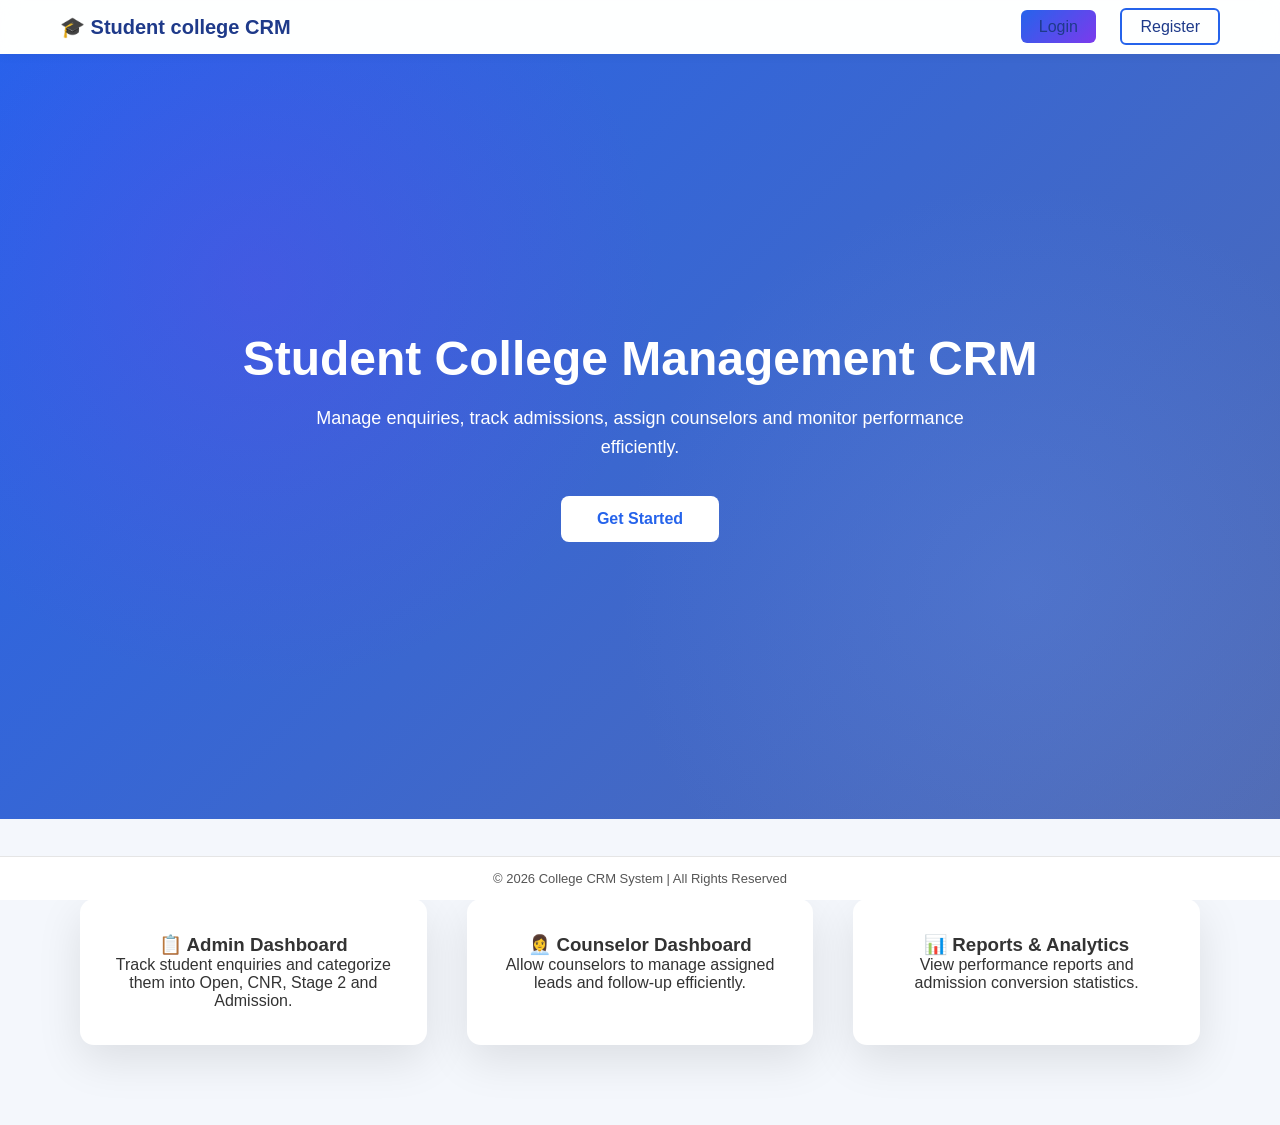
<file: College_CRM/index.html>
<!DOCTYPE html>
<html>
<head>
<title>College CRM - Home</title>
<link rel="stylesheet" href="style.css">
<script src="script.js" defer></script>
</head>
<body>

<!-- Navigation -->
<div class="top-nav">
<div class="logo">🎓 Student college CRM</div>
<div>

<a href="login.html" class="nav-btn">Login</a>
<a href="register.html" class="nav-btn outline">Register</a>
</div>
</div>

<!-- Hero Section -->
<section class="hero">
<h1>Student College Management CRM</h1>
<p>Manage enquiries, track admissions, assign counselors and monitor performance efficiently.</p>
<a href="login.html" class="main-btn">Get Started</a>
</section>

<!-- Info Section -->
<section class="info">
<div class="info-card">
<h3>📋 Admin Dashboard</h3>
<p>Track student enquiries and categorize them into Open, CNR, Stage 2 and Admission.</p>
</div>

<div class="info-card">
<h3>👩‍💼 Counselor Dashboard</h3>
<p>Allow counselors to manage assigned leads and follow-up efficiently.</p>
</div>

<div class="info-card">
<h3>📊 Reports & Analytics</h3>
<p>View performance reports and admission conversion statistics.</p>
</div>
</section>


 <footer class="simple-footer">
© 2026 College CRM System | All Rights Reserved
</footer>
</body>

</html>
</file>
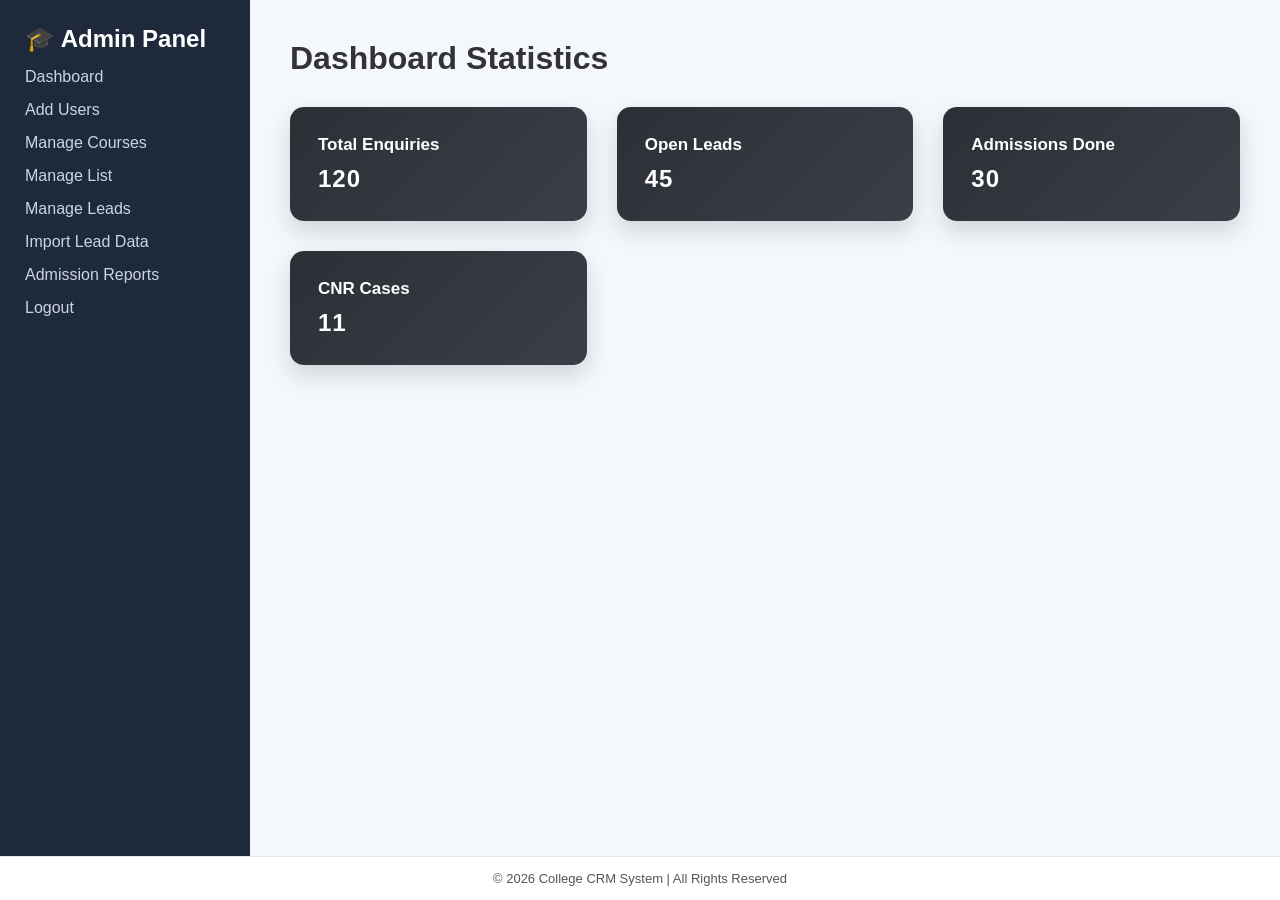
<file: College_CRM/admin.html>
<!DOCTYPE html>
<html>
<head>
<title>Admin Dashboard</title>
<link rel="stylesheet" href="style.css">

<script>
function showSection(sectionId){
    var sections = document.querySelectorAll(".content-section");
    sections.forEach(function(section){
        section.style.display = "none";
    });
    document.getElementById(sectionId).style.display = "block";
}
</script>

</head>
<body>

<div class="dashboard">

<!-- ================= Sidebar ================= -->
<div class="sidebar">
<h2>🎓 Admin Panel</h2>
<ul>
<li><a href="#" onclick="showSection('dashboard')">Dashboard</a></li>
<li><a href="#" onclick="showSection('users')">Add Users</a></li>
<li><a href="#" onclick="showSection('courses')">Manage Courses</a></li>
<li><a href="#" onclick="showSection('sources')">Manage List</a></li>
<li><a href="#" onclick="showSection('leads')">Manage Leads</a></li>
<li><a href="#" onclick="showSection('import')">Import Lead Data</a></li>
<li><a href="#" onclick="showSection('reports')">Admission Reports</a></li>
<li><a href="login.html">Logout</a></li>
</ul>
</div>

<!-- ================= Main Content ================= -->
<div class="main-content">

<!-- ================= Dashboard ================= -->
<div id="dashboard" class="content-section">
<h1>Dashboard Statistics</h1>

<div class="cards">
    <div class="card stat-card">Total Enquiries <span>120</span></div>
    <div class="card stat-card">Open Leads <span>45</span></div>
    <div class="card stat-card">Admissions Done <span>30</span></div>
    <div class="card stat-card">CNR Cases <span>11</span></div>
</div>
</div>

<!-- ================= Add Users ================= -->
<div id="users" class="content-section" style="display:none;">
<h1>Manage Users</h1>

<div class="section-box">
<form class="crm-form">
<input type="text" placeholder="First Name">
<input type="text" placeholder="Last Name">
<input type="text" placeholder="Mobile">
<input type="email" placeholder="Email">
<input type="text" placeholder="User ID">
<input type="password" placeholder="Password">
<br><br>
<select>
<option>Select Role</option>
<option>Admin</option>
<option>Counselor</option>
</select>
<br><br>
<button class="submit-btn" type="button">Save User</button>
<button class="edit-btn" type="button">Update</button>
</form>
</div>

<br>

<div class="section-box">
<h3>User List</h3>
<table class="crm-table">
<tr>
<th>First Name</th>
<th>Last Name</th>
<th>Mobile</th>
<th>Email</th>
<th>User ID</th>
<th>Role</th>
<th>Action</th>
</tr>
<tr>
<td>Rahul</td>
<td>Patel</td>
<td>9876543210</td>
<td>rahul@gmail.com</td>
<td>admin01</td>
<td>Admin</td>
<td>
<button class="edit-btn">Edit</button>
<button class="delete-btn">Delete</button>
</td>
</tr>
</table>
</div>
</div>

<!-- ================= Manage Courses ================= -->
<div id="courses" class="content-section" style="display:none;">
<h1>Manage Courses</h1>

<div class="section-box">
<form class="crm-form">
<input type="text" placeholder="Course Name">
<input type="text" placeholder="Duration">
<input type="text" placeholder="Fees">
<br><br>
<button class="submit-btn" type="button">Add Course</button>
</form>
</div>

<br>

<div class="section-box">
<h3>Course List</h3>
<table class="crm-table">
<tr>
<th>Course</th>
<th>Duration</th>
<th>Fees</th>
<th>Action</th>
</tr>
<tr>
<td>BCA</td>
<td>3 Years</td>
<td>75000</td>
<td>
<button class="edit-btn">Edit</button>
<button class="delete-btn">Delete</button>
</td>
</tr>
</table>
</div>
</div>

<!-- ================= Manage Lists ================= -->
<div id="sources" class="content-section" style="display:none;">
<h1>Manage Lead Lists</h1>

<div class="section-box">
<form class="crm-form">
<select>
<option>Meta Leads</option>
<option>Website Leads</option>
<option>Google Leads</option>
<option>Instagram Leads</option>
</select>
<input type="text" placeholder="Campaign Name">
<select>
<option>Status</option>
<option>Active</option>
<option>Inactive</option>
</select>
<br><br>
<button class="submit-btn">Create</button>
<button class="edit-btn">Update</button>
<button class="delete-btn">Delete</button>
</form>
</div>

<br>

<div class="section-box">
<h3>All Lead Lists</h3>
<table class="crm-table">
<tr>
<th>Source</th>
<th>Campaign</th>
<th>Total Leads</th>
<th>Status</th>
<th>Date</th>
<th>Action</th>
</tr>
<tr>
<td>Meta Leads</td>
<td>Feb Admission Campaign</td>
<td>25</td>
<td>Active</td>
<td>01-02-2026</td>
<td>
<button class="edit-btn">Edit</button>
<button class="delete-btn">Delete</button>
</td>
</tr>
</table>
</div>
</div>

<!-- ================= Manage Leads ================= -->
<div id="leads" class="content-section" style="display:none;">
<h1>Manage Leads</h1>

<div class="section-box">
<form class="crm-form">
<input type="text" placeholder="First Name">
<input type="text" placeholder="Last Name">
<input type="text" placeholder="Phone">
<input type="email" placeholder="Email">
<select>
<option>BCA</option>
<option>BBA</option>
<option>MBA</option>
<option>MCA</option>
</select>
<br><br>
<button class="submit-btn">Add Lead</button>
</form>
</div>

<br>

<h3>Lead List</h3>
<table class="crm-table">
<tr>
<th>Name</th>
<th>Phone</th>
<th>Email</th>
<th>Course</th>
<th>Status</th>
<th>Action</th>
</tr>
<tr>
<td>Sonali Patil</td>
<td>9123456780</td>
<td>sonali@gmail.com</td>
<td>BBA</td>
<td>Follow Up</td>
<td>
<button class="edit-btn">Edit</button>
<button class="delete-btn">Delete</button>
</td>
</tr>
</table>
</div>

<!-- ================= Import Section ================= -->
<div id="import" class="content-section" style="display:none;">
<h1>Import Leads</h1>

<div class="section-box">
<form class="crm-form">
<label>Upload File</label>
<input type="file">
<br><br>
<button class="submit-btn">Import</button>
</form>
</div>
</div>

<!-- ================= Reports ================= -->
<div id="reports" class="content-section" style="display:none;">
<h1>Admission Reports</h1>

<div class="section-box">
<form class="crm-form">
<input type="date">
<input type="date">
<br><br>
<button class="submit-btn">Admission Report</button>
</form>
</div>

<br>

<div class="section-box">
<table class="crm-table">
<tr>
<th>Name</th>
<th>Course</th>
<th>Stage</th>
<th>Status</th>
</tr>
<tr>
<td>Sonali Patil</td>
<td>BBA</td>
<td>Admission Done</td>
<td>Confirmed</td>
</tr>
</table>
</div>
</div>

</div>
</div>
<footer class="simple-footer">
© 2026 College CRM System | All Rights Reserved
</footer>

</body>
</html>
</file>
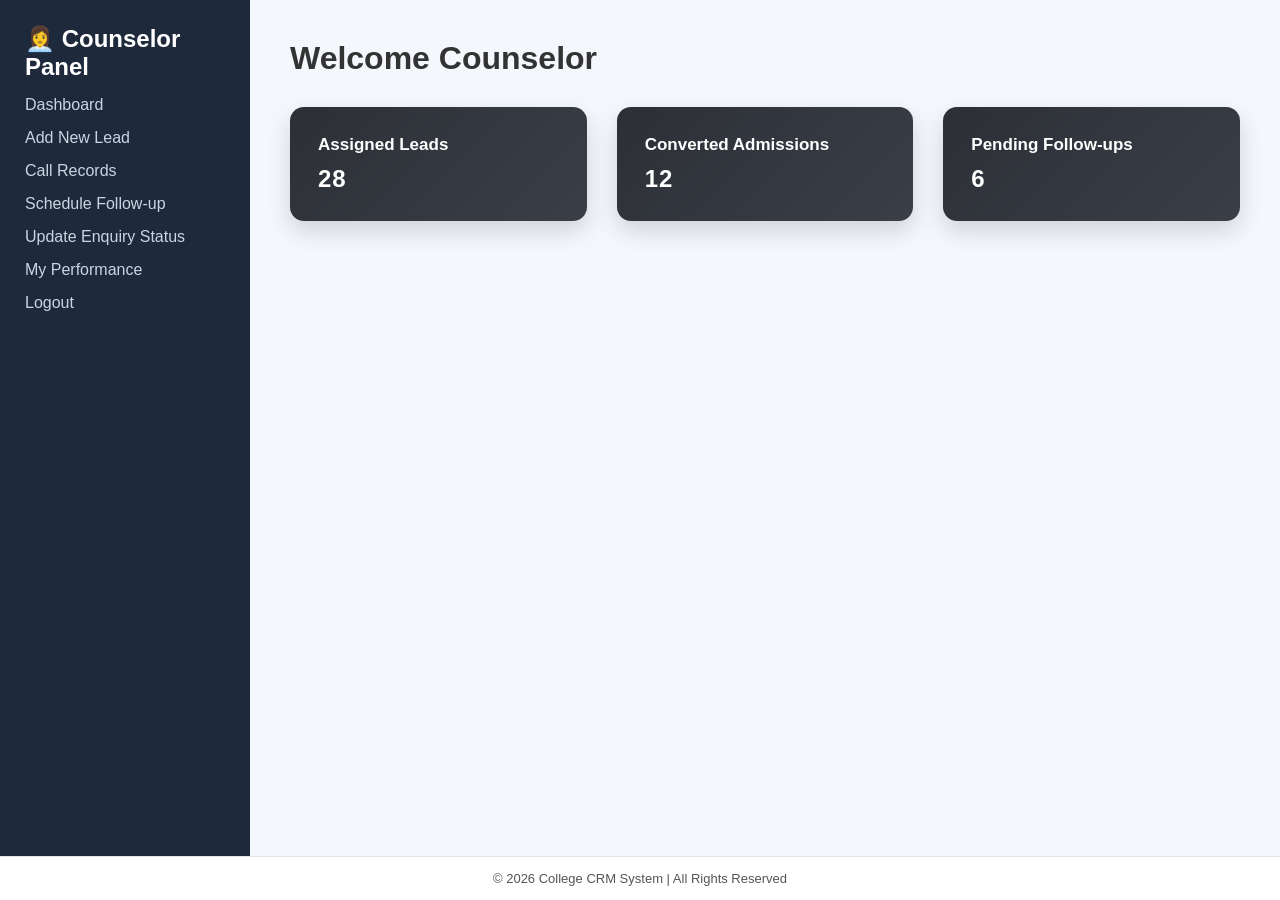
<file: College_CRM/counselor.html>
<!DOCTYPE html>
<html>
<head>
<title>Counselor Dashboard - College CRM</title>
<link rel="stylesheet" href="style.css">

<script>
function showSection(sectionId){
    var sections = document.querySelectorAll(".content-section");
    sections.forEach(function(section){
        section.style.display = "none";
    });
    document.getElementById(sectionId).style.display = "block";
}
</script>
</head>

<body>

<div class="dashboard">

<!-- ================= SIDEBAR ================= -->
<div class="sidebar">
<h2>👩‍💼 Counselor Panel</h2>
<ul>
<li><a href="#" onclick="showSection('dashboard')">Dashboard</a></li>
<li><a href="#" onclick="showSection('addlead')">Add New Lead</a></li>
<li><a href="#" onclick="showSection('calls')">Call Records</a></li>
<li><a href="#" onclick="showSection('followup')">Schedule Follow-up</a></li>
<li><a href="#" onclick="showSection('status')">Update Enquiry Status</a></li>
<li><a href="#" onclick="showSection('performance')">My Performance</a></li>
<li><a href="login.html">Logout</a></li>
</ul>
</div>

<!-- ================= MAIN CONTENT ================= -->
<div class="main-content">

<!-- ================= DASHBOARD ================= -->
<div id="dashboard" class="content-section">
<h1>Welcome Counselor</h1>

<div class="cards">
    <div class="card stat-card">Assigned Leads <span>28</span></div>
    <div class="card stat-card">Converted Admissions <span>12</span></div>
    <div class="card stat-card">Pending Follow-ups <span>6</span></div>
</div>
</div>

<!-- ================= ADD NEW LEAD ================= -->
<div id="addlead" class="content-section" style="display:none;">
<h1>Add New Lead</h1>

<form class="crm-form">
<input type="text" placeholder="Student Name">
<input type="text" placeholder="Phone">
<input type="email" placeholder="Email">
<input type="text" placeholder="Course Interested">
<input type="text" placeholder="Source">
<br><br>
<button class="submit-btn">Add Lead</button>
</form>
</div>

<!-- ================= CALL RECORD ================= -->
<div id="calls" class="content-section" style="display:none;">
<h1>Add Call Record</h1>

<form class="crm-form">
<input type="text" placeholder="Enquiry ID">
<input type="date">
<select>
<option>Connected</option>
<option>Not Reachable</option>
<option>Busy</option>
<option>Wrong Number</option>
</select>
<textarea placeholder="Remarks"></textarea>
<br><br>
<button class="submit-btn">Save Call Record</button>
</form>

<br>

<h3>Call Record List</h3>
<table class="crm-table">
<tr>
<th>Enquiry ID</th>
<th>Date</th>
<th>Status</th>
<th>Remarks</th>
</tr>
<tr>
<td>ENQ101</td>
<td>15-02-2026</td>
<td>Connected</td>
<td>Interested in BBA course</td>
</tr>
</table>
</div>

<!-- ================= FOLLOW UP ================= -->
<div id="followup" class="content-section" style="display:none;">
<h1>Schedule Follow-Up</h1>

<form class="crm-form">
<input type="text" placeholder="Enquiry ID">
<input type="date">
<select>
<option>Follow-up Scheduled</option>
<option>Completed</option>
</select>
<textarea placeholder="Remarks"></textarea>
<br><br>
<button class="submit-btn">Schedule</button>
</form>

<br>

<h3>Follow-Up List</h3>
<table class="crm-table">
<tr>
<th>Enquiry ID</th>
<th>Date</th>
<th>Status</th>
<th>Remarks</th>
</tr>
<tr>
<td>ENQ101</td>
<td>02-03-2026</td>
<td>Follow-up Scheduled</td>
<td>Send brochure via WhatsApp</td>
</tr>
</table>
</div>

<!-- ================= UPDATE STATUS ================= -->
<div id="status" class="content-section" style="display:none;">
<h1>Update Enquiry Status</h1>

<form class="crm-form">
<input type="text" placeholder="Enquiry ID">
<select>
<option>New</option>
<option>Called</option>
<option>Follow-up</option>
<option>Closed</option>
<option>Converted</option>
</select>
<textarea placeholder="Comment"></textarea>
<br><br>
<button class="submit-btn">Update Status</button>
</form>
</div>

<!-- ================= PERFORMANCE ================= -->
<div id="performance" class="content-section" style="display:none;">
<h1>My Performance Report</h1>

<div class="cards">
<div class="card stat-card">Total Calls Made <span>85</span></div>
<div class="card stat-card">Admissions Converted <span>12</span></div>
<div class="card stat-card">Follow-Ups Pending <span>6</span></div>
</div>

<br>

<table class="crm-table">
<tr>
<th>Month</th>
<th>Leads Handled</th>
<th>Converted</th>
<th>Performance %</th>
</tr>
<tr>
<td>February 2026</td>
<td>25</td>
<td>11</td>
<td>39%</td>
</tr>
</table>

</div>

</div>
</div>
<footer class="simple-footer">
© 2026 College CRM System | All Rights Reserved
</footer>

</body>
</html>
</file>
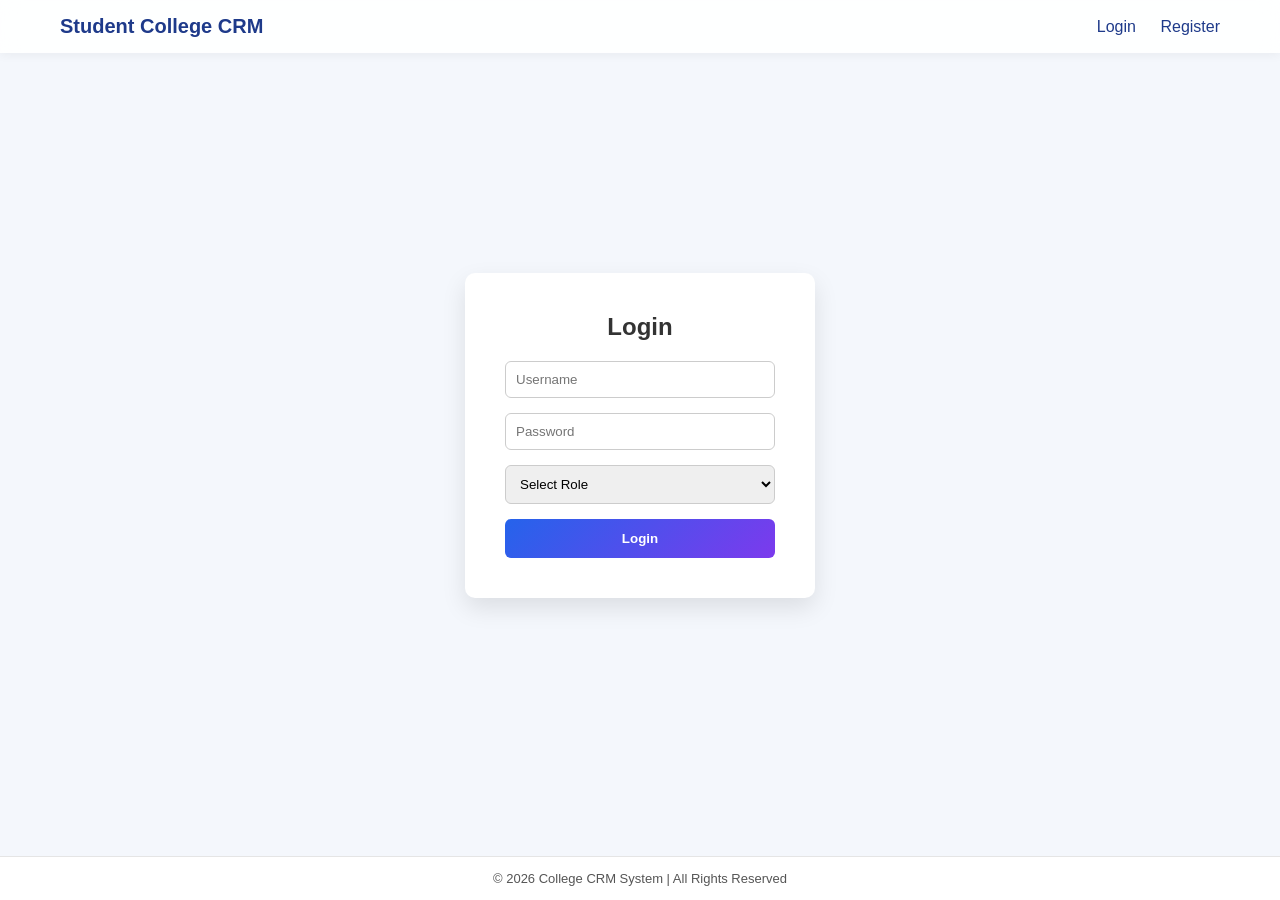
<file: College_CRM/login.html>
<!DOCTYPE html>
<html>
<head>
<title>Login - College CRM</title>
<link rel="stylesheet" href="style.css">
<script src="script.js"></script>
</head>
<body>

<div class="top-nav">
<div class="logo">Student College CRM</div>
<div>
<a href="login.html">Login</a>
<a href="register.html">Register</a>
</div>
</div>

<div class="auth-container">
<div class="auth-box">
<h2>Login</h2>

<input type="text" placeholder="Username">
<input type="password" placeholder="Password">

<select id="role">
<option value="">Select Role</option>
<option value="admin">Admin</option>
<option value="counselor">Counselor</option>
</select>

<button type="button" class="auth-btn" onclick="loginUser()">Login</button>
</div>
</div>
<footer class="simple-footer">
© 2026 College CRM System | All Rights Reserved
</footer>


</body>
</html>
</file>
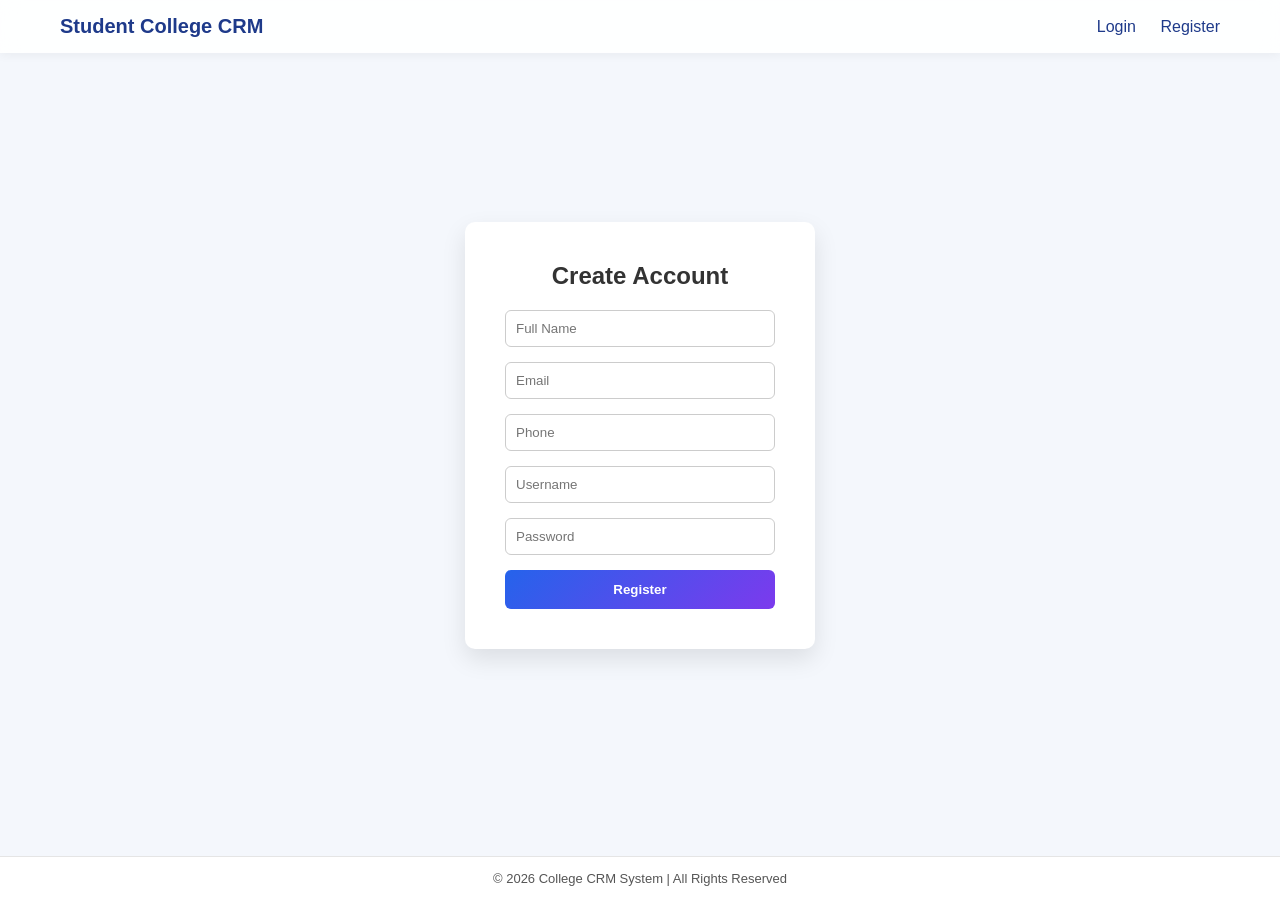
<file: College_CRM/register.html>
<!DOCTYPE html>
<html>
<head>
<title>Register - College CRM</title>
<link rel="stylesheet" href="style.css">
<script src="script.js"></script> <!-- Add this -->
</head>
<body>

<div class="top-nav">
<div class="logo">Student College CRM </div>
<div>

<a href="login.html">Login</a>
<a href="register.html">Register</a>
</div>
</div>

<div class="auth-container">
<div class="auth-box">
<h2>Create Account</h2>

<input type="text" placeholder="Full Name">
<input type="email" placeholder="Email">
<input type="text" placeholder="Phone">
<input type="text" placeholder="Username">
<input type="password" placeholder="Password">

<button type="button" class="auth-btn" onclick="registerUser()">Register</button>

</div>
</div>
<footer class="simple-footer">
© 2026 College CRM System | All Rights Reserved
</footer>
</body>
</html>
</file>
<file: College_CRM/style.css>
/* ===== GLOBAL RESET ===== */
*{
margin:0;
padding:0;
box-sizing:border-box;
font-family:'Segoe UI',sans-serif;
}

body{
background:#f4f7fc;
color:#333;
}

/* ===== NAVIGATION ===== */
.top-nav{
display:flex;
justify-content:space-between;
align-items:center;
padding:15px 60px;
position:sticky;
top:0;
z-index:1000;
backdrop-filter:blur(10px);
background:rgba(255,255,255,0.9);
box-shadow:0 2px 10px rgba(0,0,0,0.05);
}

.logo{
font-size:20px;
font-weight:bold;
color:#1e3a8a;
}

.top-nav a{
text-decoration:none;
margin-left:20px;
color:#1e3a8a;
font-weight:500;
}

.nav-btn{
padding:8px 18px;
background:linear-gradient(135deg,#2563eb,#7c3aed);
color:white;
border-radius:6px;
}

.outline{
background:transparent;
border:2px solid #2563eb;
color:#2563eb;
}

/* ===== HERO UPGRADE ===== */
.hero{
min-height:85vh;
display:flex;
flex-direction:column;
justify-content:center;
align-items:center;
text-align:center;
padding:100px 20px;
background:
radial-gradient(circle at 20% 30%, rgba(124,58,237,0.25), transparent 35%),
radial-gradient(circle at 80% 70%, rgba(103, 145, 236, 0.25), transparent 35%),
linear-gradient(135deg,#2563eb,#516bb3);
color:white;
}

.hero h1{
font-size:48px;
font-weight:700;
margin-bottom:18px;
}

.hero p{
font-size:18px;
max-width:720px;
line-height:1.6;
margin-bottom:35px;
}

.main-btn{
background:white;
color:#2563eb;
padding:14px 36px;
border-radius:8px;
text-decoration:none;
font-weight:bold;
transition:0.3s;
}

.main-btn:hover{
transform:translateY(-3px);
box-shadow:0 10px 30px rgba(0,0,0,0.2);
}

/* ===== INFO SECTION ===== */
.info{
display:grid;
grid-template-columns:repeat(auto-fit,minmax(250px,1fr));
gap:40px;
padding:80px;
}

.info-card{
background:white;
padding:35px;
border-radius:14px;
box-shadow:0 15px 45px rgba(0,0,0,0.1);
text-align:center;
transition:0.3s;
}

.info-card:hover{
transform:translateY(-8px);
box-shadow:0 25px 60px rgba(0,0,0,0.15);
}

/* ===== LOGIN / REGISTER ===== */
.auth-container{
display:flex;
justify-content:center;
align-items:center;
height:85vh;
}

.auth-box{
background:white;
padding:40px;
width:350px;
border-radius:10px;
box-shadow:0 10px 25px rgba(0,0,0,0.1);
}

.auth-box h2{
margin-bottom:20px;
text-align:center;
}

.auth-box input,
.auth-box select{
width:100%;
padding:10px;
margin-bottom:15px;
border:1px solid #ccc;
border-radius:6px;
}

.auth-btn{
width:100%;
padding:12px;
background:linear-gradient(135deg,#2563eb,#7c3aed);
color:white;
border:none;
border-radius:6px;
cursor:pointer;
font-weight:bold;
}

/* ===== DASHBOARD ===== */
.dashboard{
display:flex;
min-height:100vh;
background:#f4f7fc;
}

.sidebar{
width:250px;
background:#1e293b;
color:white;
padding:25px;
}

.sidebar ul{
list-style:none;
}

.sidebar ul li{
margin:15px 0;
}

.sidebar ul li a{
color:#cbd5e1;
text-decoration:none;
}

.sidebar ul li a:hover{
color:white;
}

.main-content{
flex:1;
padding:40px;
}

/* ===== CARDS ===== */
.cards{
display:grid;
grid-template-columns:repeat(auto-fit,minmax(200px,1fr));
gap:20px;
margin:30px 0;
}

.card{
padding:25px;
border-radius:10px;
color:white;
font-size:18px;
font-weight:bold;
}

.blue{ background:#2563eb; }
.green{ background:#16a34a; }
.yellow{ background:#f59e0b; }
.red{ background:#dc2626; }

/* ===== TABLE ===== */
.crm-table{
width:100%;
border-collapse:separate;
border-spacing:0;
background:#ffffff;
border-radius:12px;
overflow:hidden;
box-shadow:0 8px 25px rgba(0,0,0,0.05);
}

.crm-table th{
background:#1e293b;
color:white;
padding:14px;
}

.crm-table td{
padding:14px;
border-bottom:1px solid #f1f5f9;
}

.crm-table tr:hover{
background:#f1f5f9;
}

/* ===== SECTIONS ===== */
.section-box{
background:#ffffff;
padding:30px;
margin-bottom:30px;
border-radius:14px;
box-shadow:0 10px 30px rgba(0,0,0,0.06);
}

/* ===== FORMS ===== */
.form-grid{
display:grid;
grid-template-columns:1fr 1fr;
gap:20px;
}

.crm-form input,
.crm-form select,
.crm-form textarea{
width:100%;
padding:12px;
border:1px solid #d1d5db;
border-radius:10px;
background:#f8fafc;
}

.submit-btn{
background:linear-gradient(135deg,#2563eb,#1e40af);
color:white;
padding:10px 22px;
border:none;
border-radius:8px;
cursor:pointer;
}

/* ===== RESPONSIVE ===== */
@media(max-width:768px){
.form-grid{
grid-template-columns:1fr;
}
.section-box{
padding:20px;
}
.info{
padding:60px 25px;
}
.hero h1{
font-size:34px;
}
}

/* ================= THEME TRANSITION ================= */
body{
transition: background 0.4s ease, color 0.4s ease;
}

/* Toggle Button */
.theme-toggle{
margin-right:15px;
padding:6px 12px;
border:none;
border-radius:20px;
cursor:pointer;
background:#111;
color:#fff;
font-size:14px;
transition:0.3s;
}

.theme-toggle:hover{
opacity:0.8;
}

/* ================= DARK MODE ================= */
body.dark{
background:#0f172a;
color:#f1f5f9;
}

/* Dark Navbar */
body.dark .top-nav{
background:#1e293b;
box-shadow:none;
}

body.dark .logo{
color:#fff;
}

body.dark .nav-btn{
background:#334155;
}

body.dark .outline{
border:2px solid #fff;
color:#fff;
background:transparent;
}

/* Dark Hero */
body.dark .hero{
background:linear-gradient(135deg,#111,#000);
color:white;
}

/* Dark Info Cards */
body.dark .info-card{
background:#1e293b;
color:white;
box-shadow:none;
}
/* ================= DASHBOARD STAT CARDS ================= */

.cards{
display:grid;
grid-template-columns:repeat(auto-fit,minmax(230px,1fr));
gap:30px;
margin:30px 0;
}

.card{
padding:28px;
border-radius:14px;
font-size:17px;
font-weight:600;
transition:0.3s;
}

/* Elegant Slate Charcoal Card */
.stat-card{
background:linear-gradient(135deg,#2c2f36,#3a3f47);
color:#ffffff;
box-shadow:0 10px 25px rgba(0,0,0,0.15);
}

.stat-card span{
display:block;
margin-top:10px;
font-size:24px;
font-weight:700;
letter-spacing:1px;
}

/* Hover Effect */
.stat-card:hover{
transform:translateY(-6px);
background:linear-gradient(135deg,#3a3f47,#4b5563);
}
/* ================= FOOTER ================= */

.footer{
background:#111;
color:#f5f5f5;
padding:50px 10%;
margin-top:60px;
}

.footer-container{
display:flex;
justify-content:space-between;
flex-wrap:wrap;
gap:40px;
}

.footer-box{
flex:1;
min-width:220px;
}

.footer-box h3,
.footer-box h4{
margin-bottom:15px;
font-weight:600;
}

.footer-box p{
font-size:14px;
color:#cccccc;
line-height:1.6;
}

.footer-box ul{
list-style:none;
padding:0;
}

.footer-box ul li{
margin-bottom:10px;
}

.footer-box ul li a{
color:#cccccc;
text-decoration:none;
font-size:14px;
transition:0.3s;
}

.footer-box ul li a:hover{
color:#ffffff;
padding-left:5px;
}

.footer-bottom{
text-align:center;
border-top:1px solid #333;
margin-top:40px;
padding-top:20px;
font-size:13px;
color:#aaaaaa;
}
/* ===== SIMPLE LOGIN FOOTER ===== */

.simple-footer{
position:fixed;
bottom:0;
width:100%;
text-align:center;
padding:14px 0;
background:#ffffff;
color:#555;
font-size:13px;
border-top:1px solid #e5e5e5;
}
</file>
